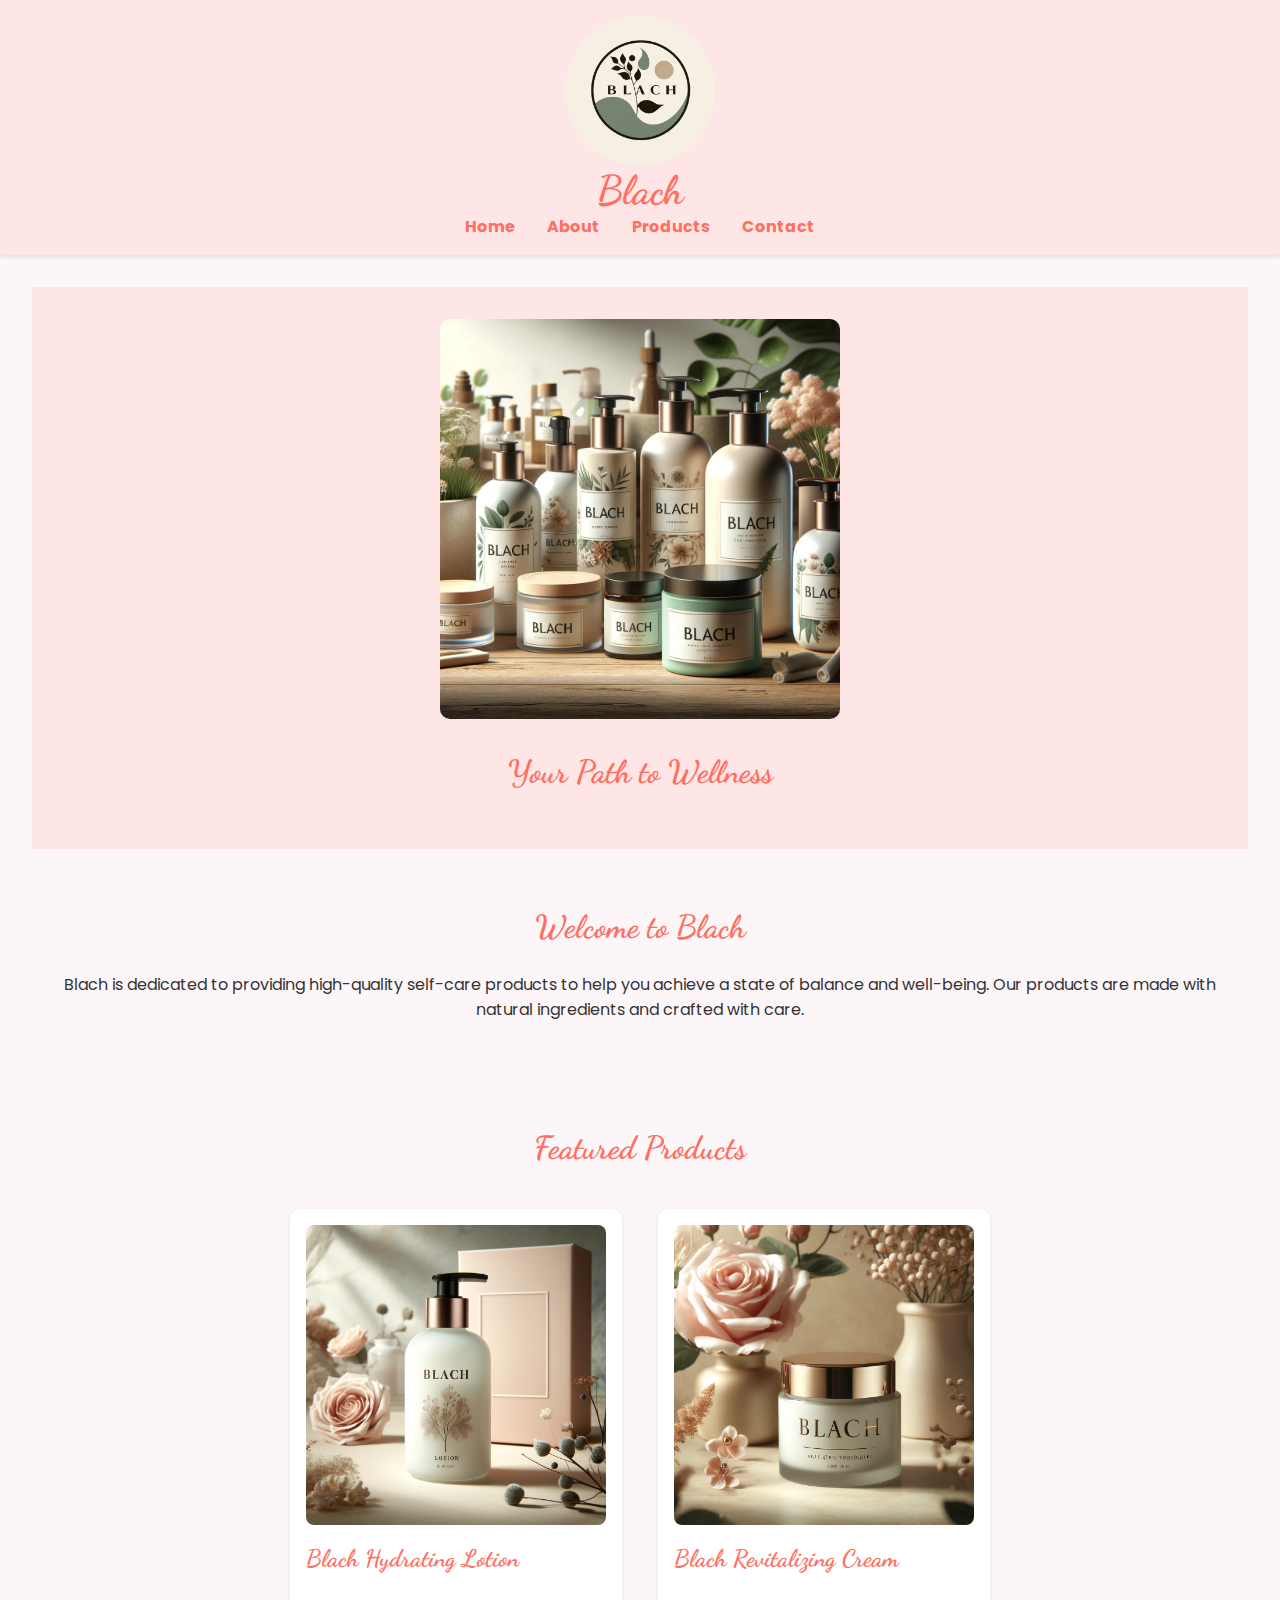
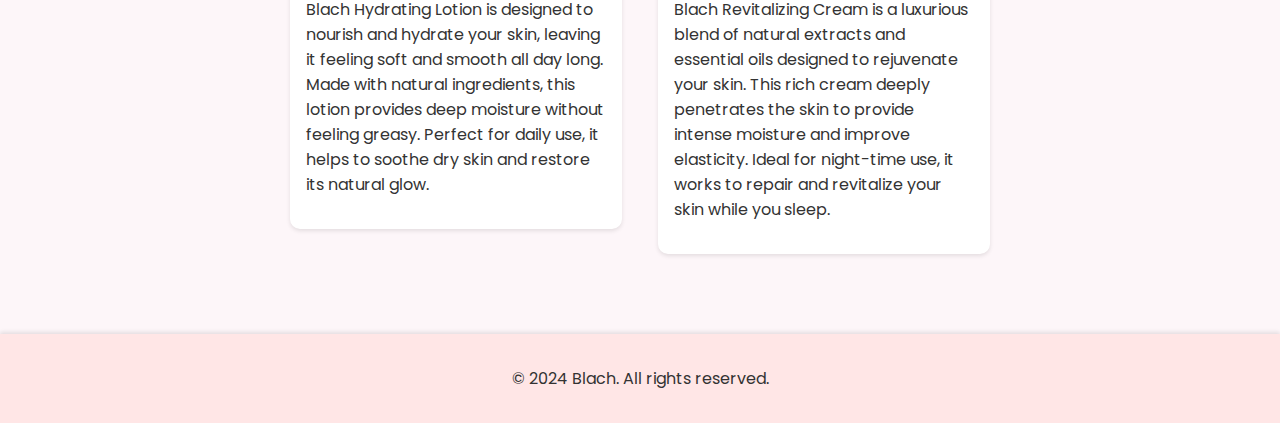
<file: index.html>
<!DOCTYPE html>
<html lang="en">
<head>
    <meta charset="UTF-8">
    <meta name="viewport" content="width=device-width, initial-scale=1.0">
    <title>Blach - Self-Care Products</title>
    <link href="https://fonts.googleapis.com/css2?family=Dancing+Script:wght@400;700&family=Poppins:wght@400;600&display=swap" rel="stylesheet">
    <link rel="stylesheet" href="styles.css">
</head>
<body>
     <header>
        <div class="logo">
            <img src="images/Blach_logo.webp" alt="Blach Logo">
        </div>
        <h1>Blach</h1>
        <nav>
            <ul>
                <li><a href="index.html">Home</a></li>
                <li><a href="about.html">About</a></li>
                <li><a href="products.html">Products</a></li>
                <li><a href="contact.html">Contact</a></li>
            </ul>
            <div class="nav-toggle">
                <span></span>
                <span></span>
                <span></span>
            </div>
        </nav>
        <div class="nav-menu">
            <ul>
                <li><a href="index.html">Home</a></li>
                <li><a href="about.html">About</a></li>
                <li><a href="products.html">Products</a></li>
                <li><a href="contact.html">Contact</a></li>
            </ul>
        </div>
    </header>
    <main>
        <section class="hero">
            <img src="images/Blach_products_with_logo.webp" alt="Blach Self-Care Products">
            <h2>Your Path to Wellness</h2>
        </section>
        <section class="introduction">
            <h2>Welcome to Blach</h2>
            <p>Blach is dedicated to providing high-quality self-care products to help you achieve a state of balance and well-being. Our products are made with natural ingredients and crafted with care.</p>
        </section>
        <section class="featured-products">
            <h2>Featured Products</h2>
            <div class="product">
                <img src="images/lotion.webp" alt="Blach Hydrating Lotion">
                <h3>Blach Hydrating Lotion</h3>
                <p>Blach Hydrating Lotion is designed to nourish and hydrate your skin, leaving it feeling soft and smooth all day long. Made with natural ingredients, this lotion provides deep moisture without feeling greasy. Perfect for daily use, it helps to soothe dry skin and restore its natural glow.</p>
            </div>
            <div class="product">
                <img src="images/DALL·E 2024-05-26 18.43.40 - A luxurious self-care product, such as a cream, beautifully packaged in an elegant jar with the Blach logo. The product is set against a soft, calming.webp" alt="Blach Revitalizing Cream">
                <h3>Blach Revitalizing Cream</h3>
                <p>Blach Revitalizing Cream is a luxurious blend of natural extracts and essential oils designed to rejuvenate your skin. This rich cream deeply penetrates the skin to provide intense moisture and improve elasticity. Ideal for night-time use, it works to repair and revitalize your skin while you sleep.</p>
        </section>
    </main>
    <footer>
        <p>&copy; 2024 Blach. All rights reserved.</p>
    </footer>
    <script src="scripts.js"></script>
</body>
</html>
</file>
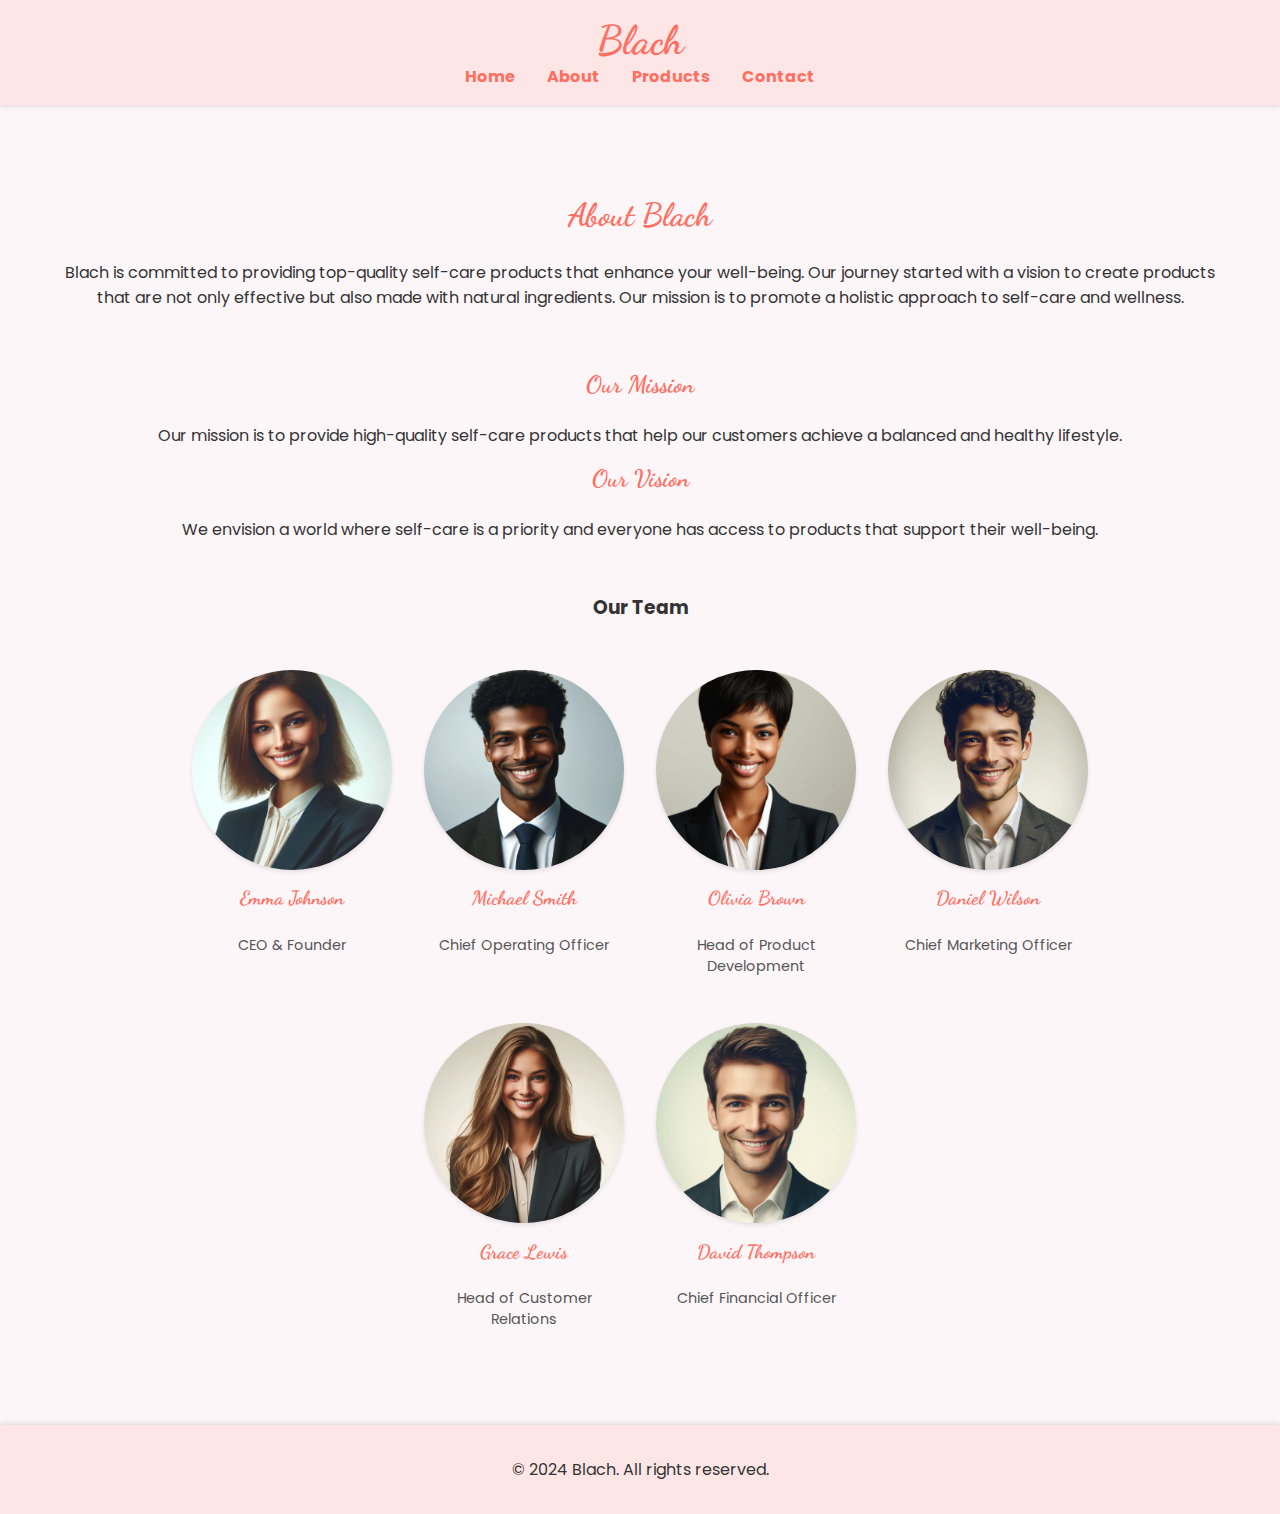
<file: about.html>
<!DOCTYPE html>
<html lang="en">
<head>
    <meta charset="UTF-8">
    <meta name="viewport" content="width=device-width, initial-scale=1.0">
    <title>About Us - Blach</title>
    <link rel="stylesheet" href="styles.css">
    <link href="https://fonts.googleapis.com/css2?family=Dancing+Script:wght@400;700&family=Poppins:wght@400;600&display=swap" rel="stylesheet">
</head>
<body>
    <header>
        <h1>Blach</h1>
        <nav>
            <ul>
                <li><a href="index.html">Home</a></li>
                <li><a href="about.html">About</a></li>
                <li><a href="products.html">Products</a></li>
                <li><a href="contact.html">Contact</a></li>
            </ul>
            <div class="nav-toggle">
                <span></span>
                <span></span>
                <span></span>
            </div>
        </nav>
        <div class="nav-menu">
            <ul>
                <li><a href="index.html">Home</a></li>
                <li><a href="about.html">About</a></li>
                <li><a href="products.html">Products</a></li>
                <li><a href="contact.html">Contact</a></li>
            </ul>
        </div>
    </header>
    <main>
        <section class="about">
            <h2>About Blach</h2>
            <p>Blach is committed to providing top-quality self-care products that enhance your well-being. Our journey started with a vision to create products that are not only effective but also made with natural ingredients. Our mission is to promote a holistic approach to self-care and wellness.</p>
            
            <div class="about-content">
                <div class="about-text">
                    <h3>Our Mission</h3>
                    <p>Our mission is to provide high-quality self-care products that help our customers achieve a balanced and healthy lifestyle.</p>
                    <h3>Our Vision</h3>
                    <p>We envision a world where self-care is a priority and everyone has access to products that support their well-being.</p>
                </div>
            </div>

            <h3>Our Team</h3>
            <div class="team">
                <div class="team-member">
                    <img src="images/Emma Johnson.webp" alt="Emma Johnson">
                    <h4>Emma Johnson</h4>
                    <p>CEO & Founder</p>
                </div>
                <div class="team-member">
                    <img src="images/COO.webp" alt="Michael Smith">
                    <h4>Michael Smith</h4>
                    <p>Chief Operating Officer</p>
                </div>
                <div class="team-member">
                    <img src="images/Olivia Brown.webp" alt="Olivia Brown">
                    <h4>Olivia Brown</h4>
                    <p>Head of Product Development</p>
                </div>
                <div class="team-member">
                    <img src="images/Danel.webp" alt="Daniel Wilson">
                    <h4>Daniel Wilson</h4>
                    <p>Chief Marketing Officer</p>
                </div>
                <div class="team-member">
                    <img src="images/Grace Lewis.webp" alt="Grace Lewis">
                    <h4>Grace Lewis</h4>
                    <p>Head of Customer Relations</p>
                </div>
                <div class="team-member">
                    <img src="images/David Thompson.webp" alt="David Thompson">
                    <h4>David Thompson</h4>
                    <p>Chief Financial Officer</p>
                </div>
            </div>
        </section>
    </main>
    <footer>
        <p>&copy; 2024 Blach. All rights reserved.</p>
    </footer>
    <script src="scripts.js"></script>
</body>
</html>
</file>
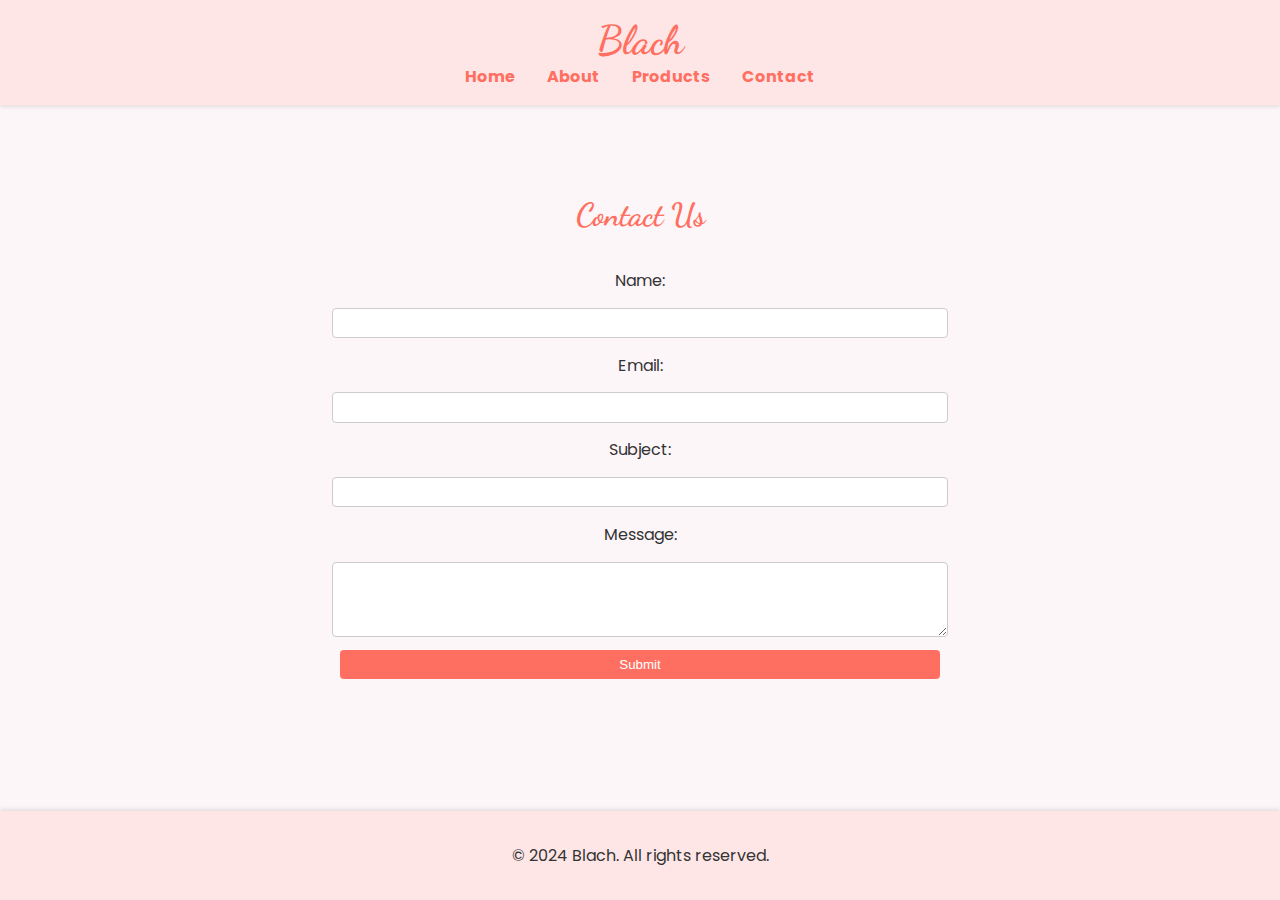
<file: contact.html>
<!DOCTYPE html>
<html lang="en">
<head>
    <meta charset="UTF-8">
    <meta name="viewport" content="width=device-width, initial-scale=1.0">
    <title>Contact Us - Blach</title>
    <link href="https://fonts.googleapis.com/css2?family=Dancing+Script:wght@400;700&family=Poppins:wght@400;600&display=swap" rel="stylesheet">
    <link rel="stylesheet" href="styles.css">
</head>
<body>
    <header>
        <h1>Blach</h1>
        <nav>
            <ul>
                <li><a href="index.html">Home</a></li>
                <li><a href="about.html">About</a></li>
                <li><a href="products.html">Products</a></li>
                <li><a href="contact.html">Contact</a></li>
            </ul>
            <div class="nav-toggle">
                <span></span>
                <span></span>
                <span></span>
            </div>
        </nav>
        <div class="nav-menu">
            <ul>
                <li><a href="index.html">Home</a></li>
                <li><a href="about.html">About</a></li>
                <li><a href="products.html">Products</a></li>
                <li><a href="contact.html">Contact</a></li>
            </ul>
        </div>
    </header>
    <main>
        <section class="contact">
            <h2>Contact Us</h2>
            <form action="mailto:mthethwajames5@gmail.com" method="post" enctype="text/plain">
                <label for="name">Name:</label>
                <input type="text" id="name" name="name" required>
                <label for="email">Email:</label>
                <input type="email" id="email" name="email" required>
                <label for="subject">Subject:</label>
                <input type="text" id="subject" name="subject" required>
                <label for="message">Message:</label>
                <textarea id="message" name="message" rows="4" required></textarea>
                <button type="submit">Submit</button>
            </form>
            <p id="success-message" style="display:none;">Thanks for submitting the form!</p>
        </section>
    </main>
    <footer>
        <p>© 2024 Blach. All rights reserved.</p>
    </footer>
    <script src="scripts.js"></script>
</body>
</html>
</file>
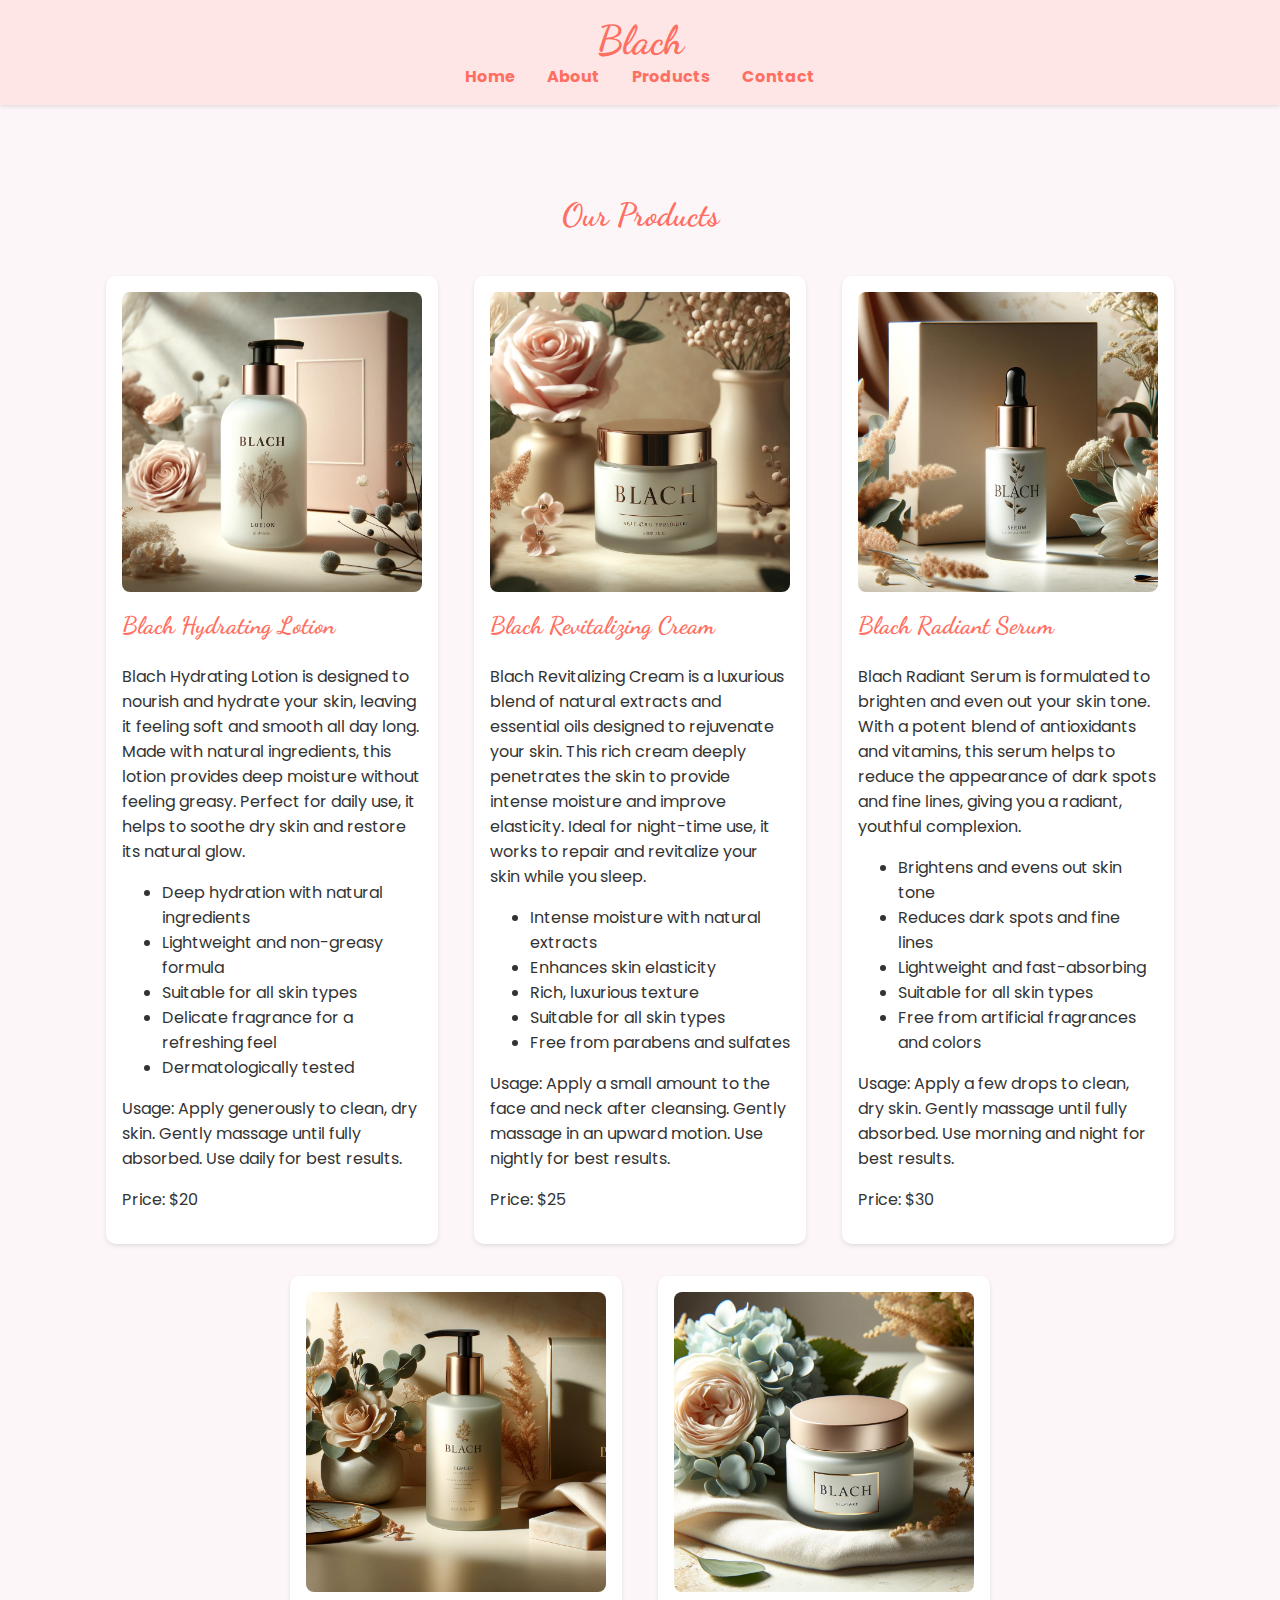
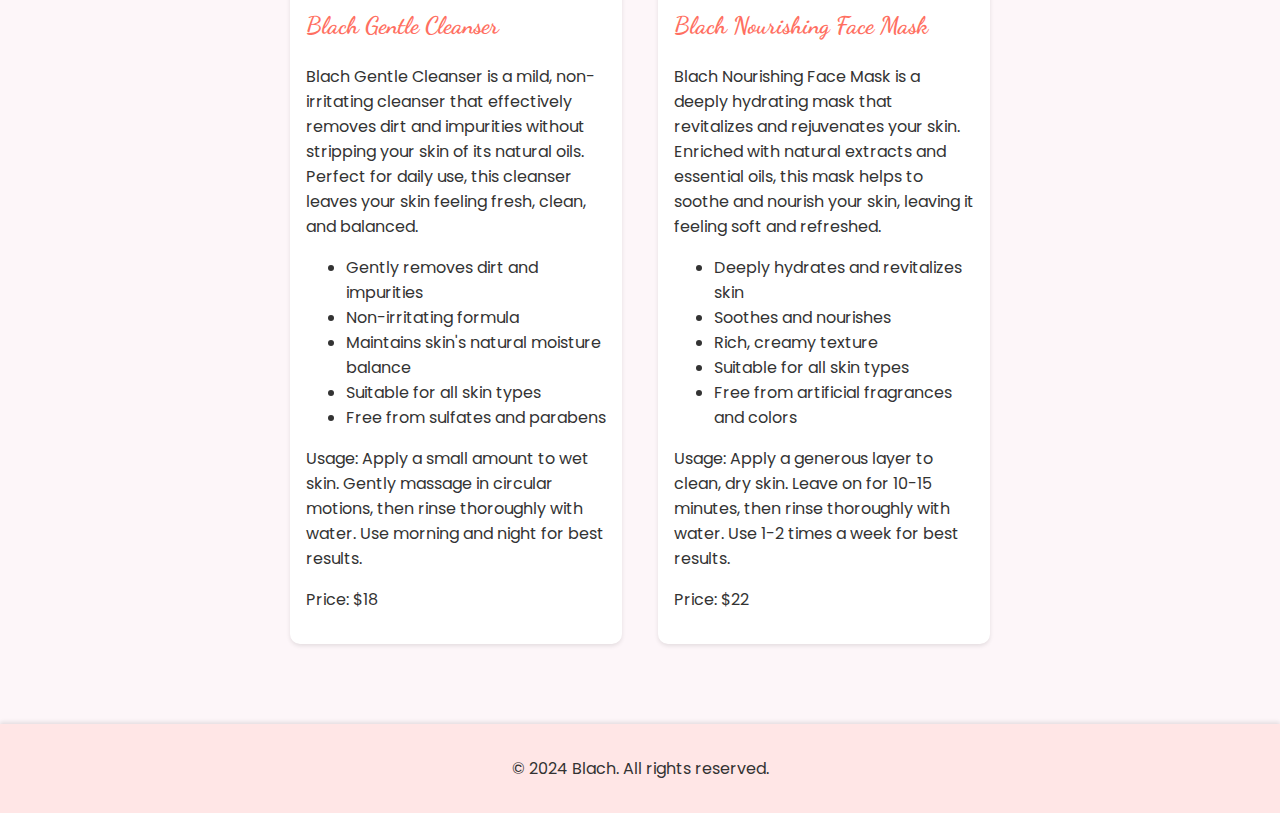
<file: products.html>
<!DOCTYPE html>
<html lang="en">
<head>
    <meta charset="UTF-8">
    <meta name="viewport" content="width=device-width, initial-scale=1.0">
    <title>Products - Blach</title>
    <link rel="stylesheet" href="styles.css">
    <link href="https://fonts.googleapis.com/css2?family=Dancing+Script:wght@400;700&family=Poppins:wght@400;600&display=swap" rel="stylesheet">
</head>
<body>
    <header>
        <h1>Blach</h1>
        <nav>
            <ul>
                <li><a href="index.html">Home</a></li>
                <li><a href="about.html">About</a></li>
                <li><a href="products.html">Products</a></li>
                <li><a href="contact.html">Contact</a></li>
            </ul>
            <div class="nav-toggle">
                <span></span>
                <span></span>
                <span></span>
            </div>
        </nav>
        <div class="nav-menu">
            <ul>
                <li><a href="index.html">Home</a></li>
                <li><a href="about.html">About</a></li>
                <li><a href="products.html">Products</a></li>
                <li><a href="contact.html">Contact</a></li>
            </ul>
        </div>
    </header>
    <main>
        <section class="products">
            <h2>Our Products</h2>
                <div class="product">
                    <img src="images/lotion.webp" alt="Blach Hydrating Lotion">
                    <h3>Blach Hydrating Lotion</h3>
                    <p>Blach Hydrating Lotion is designed to nourish and hydrate your skin, leaving it feeling soft and smooth all day long. Made with natural ingredients, this lotion provides deep moisture without feeling greasy. Perfect for daily use, it helps to soothe dry skin and restore its natural glow.</p>
                    <ul>
                        <li>Deep hydration with natural ingredients</li>
                        <li>Lightweight and non-greasy formula</li>
                        <li>Suitable for all skin types</li>
                        <li>Delicate fragrance for a refreshing feel</li>
                        <li>Dermatologically tested</li>
                    </ul>
                    <p>Usage: Apply generously to clean, dry skin. Gently massage until fully absorbed. Use daily for best results.</p>
                    <p>Price: $20</p>
                </div>
                <div class="product">
                    <img src="images/cream.webp" alt="Blach Revitalizing Cream">
                    <h3>Blach Revitalizing Cream</h3>
                    <p>Blach Revitalizing Cream is a luxurious blend of natural extracts and essential oils designed to rejuvenate your skin. This rich cream deeply penetrates the skin to provide intense moisture and improve elasticity. Ideal for night-time use, it works to repair and revitalize your skin while you sleep.</p>
                    <ul>
                        <li>Intense moisture with natural extracts</li>
                        <li>Enhances skin elasticity</li>
                        <li>Rich, luxurious texture</li>
                        <li>Suitable for all skin types</li>
                        <li>Free from parabens and sulfates</li>
                    </ul>
                    <p>Usage: Apply a small amount to the face and neck after cleansing. Gently massage in an upward motion. Use nightly for best results.</p>
                    <p>Price: $25</p>
                </div>
                <div class="product">
                    <img src="images/Serum.webp" alt="Blach Radiant Serum">
                    <h3>Blach Radiant Serum</h3>
                    <p>Blach Radiant Serum is formulated to brighten and even out your skin tone. With a potent blend of antioxidants and vitamins, this serum helps to reduce the appearance of dark spots and fine lines, giving you a radiant, youthful complexion.</p>
                    <ul>
                        <li>Brightens and evens out skin tone</li>
                        <li>Reduces dark spots and fine lines</li>
                        <li>Lightweight and fast-absorbing</li>
                        <li>Suitable for all skin types</li>
                        <li>Free from artificial fragrances and colors</li>
                    </ul>
                    <p>Usage: Apply a few drops to clean, dry skin. Gently massage until fully absorbed. Use morning and night for best results.</p>
                    <p>Price: $30</p>
                </div>
                <div class="product">
                    <img src="images/Cleanser.webp" alt="Blach Gentle Cleanser">
                    <h3>Blach Gentle Cleanser</h3>
                    <p>Blach Gentle Cleanser is a mild, non-irritating cleanser that effectively removes dirt and impurities without stripping your skin of its natural oils. Perfect for daily use, this cleanser leaves your skin feeling fresh, clean, and balanced.</p>
                    <ul>
                        <li>Gently removes dirt and impurities</li>
                        <li>Non-irritating formula</li>
                        <li>Maintains skin's natural moisture balance</li>
                        <li>Suitable for all skin types</li>
                        <li>Free from sulfates and parabens</li>
                    </ul>
                    <p>Usage: Apply a small amount to wet skin. Gently massage in circular motions, then rinse thoroughly with water. Use morning and night for best results.</p>
                    <p>Price: $18</p>
                </div>
                <div class="product">
                    <img src="images/musk.webp" alt="Blach Nourishing Face Mask">
                    <h3>Blach Nourishing Face Mask</h3>
                    <p>Blach Nourishing Face Mask is a deeply hydrating mask that revitalizes and rejuvenates your skin. Enriched with natural extracts and essential oils, this mask helps to soothe and nourish your skin, leaving it feeling soft and refreshed.</p>
                    <ul>
                        <li>Deeply hydrates and revitalizes skin</li>
                        <li>Soothes and nourishes</li>
                        <li>Rich, creamy texture</li>
                        <li>Suitable for all skin types</li>
                        <li>Free from artificial fragrances and colors</li>
                    </ul>
                    <p>Usage: Apply a generous layer to clean, dry skin. Leave on for 10-15 minutes, then rinse thoroughly with water. Use 1-2 times a week for best results.</p>
                    <p>Price: $22</p>
                </div>
        </section>
    </main>
    <footer>
        <p>&copy; 2024 Blach. All rights reserved.</p>
    </footer>
    <script src="scripts.js"></script>
</body>
</html>
</file>
<file: styles.css>
/* General Styles */
body {
    font-family: 'Poppins', sans-serif;
    margin: 0;
    padding: 0;
    display: flex;
    flex-direction: column;
    min-height: 100vh;
    background-color: #fdf6f9;
    color: #333;
}

header {
    background-color: #ffe6e6;
    color: #333;
    padding: 1em 0;
    text-align: center;
    box-shadow: 0 2px 4px rgba(0, 0, 0, 0.1);
    position: relative;
}

header .logo img {
    max-width: 150px;
    height: auto;
    display: block;
    margin: 0 auto;
    border-radius: 50%;
}

header h1 {
    margin: 0;
    font-family: 'Dancing Script', cursive;
    font-size: 2.5em;
    color: #ff6f61;
}

nav {
    display: flex;
    justify-content: center;
}

nav ul {
    list-style: none;
    padding: 0;
    margin: 0;
    display: flex;
}

nav ul li {
    margin: 0 1em;
}

nav ul li a {
    color: #ff6f61;
    text-decoration: none;
    font-weight: bold;
    transition: color 0.3s;
}

nav ul li a:hover {
    color: #e85a50;
}

.nav-toggle {
    display: none;
    flex-direction: column;
    justify-content: space-between;
    width: 30px;
    height: 21px;
    cursor: pointer;
    position: absolute;
    top: 15px;
    right: 20px;
}

.nav-toggle span {
    display: block;
    width: 100%;
    height: 3px;
    background: #ff6f61;
    transition: transform 0.3s, opacity 0.3s;
}

.nav-open .nav-toggle span:nth-child(1) {
    transform: translateY(9px) rotate(45deg);
}

.nav-open .nav-toggle span:nth-child(2) {
    opacity: 0;
}

.nav-open .nav-toggle span:nth-child(3) {
    transform: translateY(-9px) rotate(-45deg);
}

@media (max-width: 768px) {
    nav ul {
        display: none;
    }
    .nav-toggle {
        display: flex;
    }
    .nav-open .nav-menu {
        display: flex;
    }
}

.nav-menu {
    display: none;
    flex-direction: column;
    align-items: center;
    justify-content: center;
    position: fixed;
    top: 0;
    left: 0;
    width: 100%;
    height: 100%;
    background: #ffe6e6;
    z-index: 1000;
}

.nav-menu ul {
    list-style: none;
    padding: 0;
    margin: 0;
}

.nav-menu ul li {
    margin: 1.5em 0;  /* Increased margin for better spacing */
}

.nav-menu ul li a {
    color: #ff6f61;
    text-decoration: none;
    font-size: 1.5em;
    font-weight: bold;
    transition: color 0.3s;
}

.nav-menu ul li a:hover {
    color: #e85a50;
}

main {
    flex: 1;
    padding: 2em;
}

.hero {
    text-align: center;
    background-color: #ffe6e6;
    padding: 2em 0;
}

.hero img {
    max-width: 100%;
    height: auto;
    max-height: 400px;
    border-radius: 10px;
}

.hero h2 {
    font-family: 'Dancing Script', cursive;
    font-size: 2em;
    color: #ff6f61;
}

.introduction, .featured-products, .about, .products, .contact {
    padding: 2em;
    text-align: center;
}

.introduction h2, .featured-products h2, .about h2, .products h2, .contact h2 {
    font-family: 'Dancing Script', cursive;
    font-size: 2em;
    color: #ff6f61;
}

.about-content {
    display: flex;
    flex-wrap: wrap;
    justify-content: center;
    align-items: flex-start;
    margin-top: 2em;
}

.about-image, .about-text {
    flex: 1;
    min-width: 300px;
    margin: 1em;
}

.about-image img {
    width: 100%;
    height: auto;
    border-radius: 10px;
    box-shadow: 0 2px 4px rgba(0, 0, 0, 0.1);
}

.about-text h3 {
    font-family: 'Dancing Script', cursive;
    font-size: 1.5em;
    color: #ff6f61;
    margin-top: 0.5em;
}

.team {
    display: flex;
    flex-wrap: wrap;
    justify-content: center;
    margin-top: 2em;
}

.team-member {
    text-align: center;
    margin: 1em;
    max-width: 200px;
}

.team-member img {
    width: 100%;
    height: auto;
    border-radius: 50%;
    box-shadow: 0 2px 4px rgba(0, 0, 0, 0.1);
}

.team-member h4 {
    font-family: 'Dancing Script', cursive;
    font-size: 1.2em;
    color: #ff6f61;
    margin-top: 0.5em;
}

.team-member p {
    font-size: 0.9em;
    color: #555;
}

.products h2 {
    font-family: 'Dancing Script', cursive;
    font-size: 2em;
    color: #ff6f61;
    text-align: center;
}

.product-container {
    display: flex;
    overflow-x: auto;
    -webkit-overflow-scrolling: touch;
    padding: 1em 0;
}

.product {
    display: inline-block;
    margin: 1em;
    text-align: left;
    vertical-align: top;
    max-width: 300px;
    background-color: #fff;
    border-radius: 10px;
    box-shadow: 0 2px 4px rgba(0, 0, 0, 0.1);
    padding: 1em;
    flex: 0 0 auto;
}

.product img {
    width: 100%;
    height: auto;
    border-radius: 8px;
}

.product h3 {
    font-family: 'Dancing Script', cursive;
    font-size: 1.5em;
    color: #ff6f61;
    margin-top: 0.5em;
}

footer {
    background-color: #ffe6e6;
    color: #333;
    text-align: center;
    padding: 1em 0;
    margin-top: auto;
    box-shadow: 0 -2px 4px rgba(0, 0, 0, 0.1);
}

form {
    display: flex;
    flex-direction: column;
    align-items: center;
}

form label, form input, form textarea, form button {
    width: 100%;
    max-width: 600px;
    margin: 0.5em 0;
}

form input, form textarea {
    padding: 0.5em;
    border: 1px solid #ccc;
    border-radius: 4px;
}

form button {
    padding: 0.5em 1em;
    background-color: #ff6f61;
    color: #fff;
    border: none;
    border-radius: 4px;
    cursor: pointer;
    transition: background-color 0.3s;
}

form button:hover {
    background-color: #e85a50;
}

#success-message {
    color: green;
    font-weight: bold;
}
</file>
